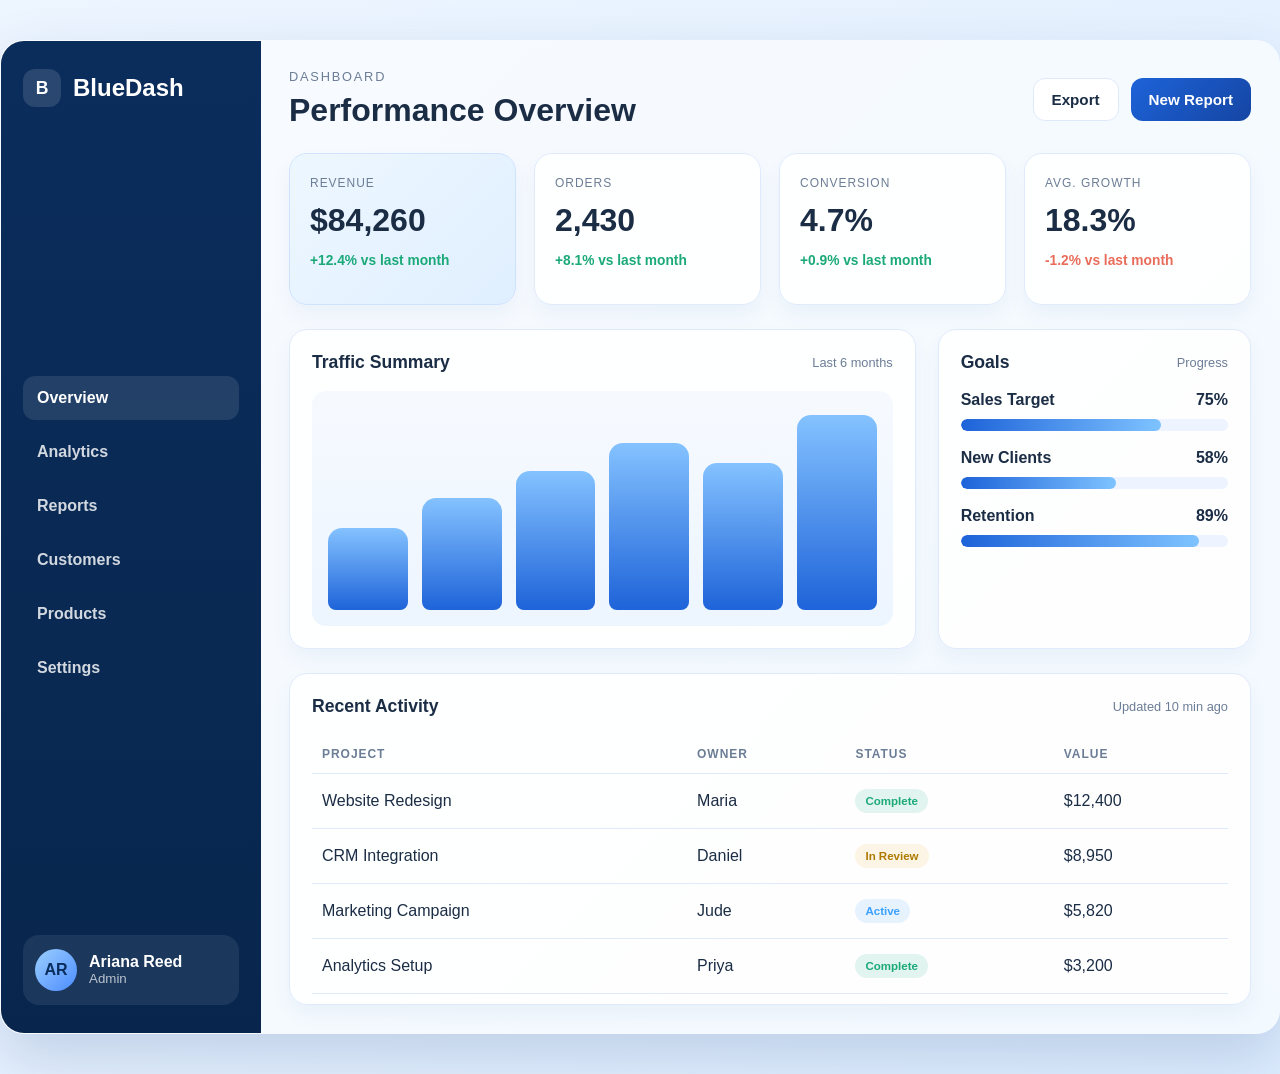
<file: index.html>
<!DOCTYPE html>
<html lang="en">
<head>
    <meta charset="UTF-8" />
    <meta name="viewport" content="width=device-width, initial-scale=1.0" />
    <title>Blue Dashboard</title>
    <link rel="stylesheet" href="styles.css" />
</head>
<body>
    <div class="dashboard">
        <aside class="sidebar">
            <div class="brand">
                <div class="brand-badge">B</div>
                <span>BlueDash</span>
            </div>

            <nav class="nav">
                <a href="#" class="active">Overview</a>
                <a href="#">Analytics</a>
                <a href="#">Reports</a>
                <a href="#">Customers</a>
                <a href="#">Products</a>
                <a href="#">Settings</a>
            </nav>

            <div class="user-card">
                <div class="avatar">AR</div>
                <div>
                    <strong>Ariana Reed</strong>
                    <small>Admin</small>
                </div>
            </div>
        </aside>

        <main class="main-content">
            <header class="topbar">
                <div>
                    <p class="eyebrow">Dashboard</p>
                    <h1>Performance Overview</h1>
                </div>

                <div class="actions">
                    <button class="btn btn-light">Export</button>
                    <button class="btn btn-primary">New Report</button>
                </div>
            </header>

            <section class="stats-grid">
                <article class="stat-card highlight">
                    <span class="label">Revenue</span>
                    <h2>$84,260</h2>
                    <p class="trend up">+12.4% vs last month</p>
                </article>

                <article class="stat-card">
                    <span class="label">Orders</span>
                    <h2>2,430</h2>
                    <p class="trend up">+8.1% vs last month</p>
                </article>

                <article class="stat-card">
                    <span class="label">Conversion</span>
                    <h2>4.7%</h2>
                    <p class="trend up">+0.9% vs last month</p>
                </article>

                <article class="stat-card">
                    <span class="label">Avg. Growth</span>
                    <h2>18.3%</h2>
                    <p class="trend down">-1.2% vs last month</p>
                </article>
            </section>

            <section class="content-grid">
                <div class="panel chart-panel">
                    <div class="panel-header">
                        <h3>Traffic Summary</h3>
                        <span>Last 6 months</span>
                    </div>

                    <div class="chart">
                        <div class="bars">
                            <span style="height: 40%"></span>
                            <span style="height: 55%"></span>
                            <span style="height: 68%"></span>
                            <span style="height: 82%"></span>
                            <span style="height: 72%"></span>
                            <span style="height: 96%"></span>
                        </div>
                    </div>
                </div>

                <div class="panel">
                    <div class="panel-header">
                        <h3>Goals</h3>
                        <span>Progress</span>
                    </div>

                    <div class="goal">
                        <div class="goal-row">
                            <label>Sales Target</label>
                            <strong>75%</strong>
                        </div>
                        <div class="progress"><span style="width: 75%"></span></div>
                    </div>

                    <div class="goal">
                        <div class="goal-row">
                            <label>New Clients</label>
                            <strong>58%</strong>
                        </div>
                        <div class="progress"><span style="width: 58%"></span></div>
                    </div>

                    <div class="goal">
                        <div class="goal-row">
                            <label>Retention</label>
                            <strong>89%</strong>
                        </div>
                        <div class="progress"><span style="width: 89%"></span></div>
                    </div>
                </div>
            </section>

            <section class="panel table-panel">
                <div class="panel-header">
                    <h3>Recent Activity</h3>
                    <span>Updated 10 min ago</span>
                </div>

                <table>
                    <thead>
                        <tr>
                            <th>Project</th>
                            <th>Owner</th>
                            <th>Status</th>
                            <th>Value</th>
                        </tr>
                    </thead>
                    <tbody>
                        <tr>
                            <td>Website Redesign</td>
                            <td>Maria</td>
                            <td><span class="badge success">Complete</span></td>
                            <td>$12,400</td>
                        </tr>
                        <tr>
                            <td>CRM Integration</td>
                            <td>Daniel</td>
                            <td><span class="badge warning">In Review</span></td>
                            <td>$8,950</td>
                        </tr>
                        <tr>
                            <td>Marketing Campaign</td>
                            <td>Jude</td>
                            <td><span class="badge info">Active</span></td>
                            <td>$5,820</td>
                        </tr>
                        <tr>
                            <td>Analytics Setup</td>
                            <td>Priya</td>
                            <td><span class="badge success">Complete</span></td>
                            <td>$3,200</td>
                        </tr>
                    </tbody>
                </table>
            </section>
        </main>
    </div>
</body>
</html>
</file>
<file: styles.css>
:root {
    --bg: #eaf3ff;
    --sidebar: #0b2d5c;
    --sidebar-dark: #08264d;
    --primary: #1d63d9;
    --primary-dark: #1545a3;
    --card: #ffffff;
    --muted: #6c7d96;
    --text: #1b2d45;
    --line: #dfeafc;
    --success: #1ba978;
    --warning: #f0b742;
    --info: #3ca0ff;
    --danger: #e96c5a;
}

* {
    box-sizing: border-box;
}

body {
    margin: 0;
    font-family: Arial, Helvetica, sans-serif;
    background: linear-gradient(135deg, #edf5ff 0%, #dfeeff 100%);
    color: var(--text);
}

.dashboard {
    max-width: 1400px;
    margin: 40px auto;
    min-height: 900px;
    display: grid;
    grid-template-columns: 260px 1fr;
    background: rgba(255, 255, 255, 0.35);
    border: 1px solid rgba(255, 255, 255, 0.45);
    border-radius: 24px;
    overflow: hidden;
    box-shadow: 0 25px 60px rgba(20, 62, 122, 0.18);
}

.sidebar {
    background: linear-gradient(180deg, var(--sidebar) 0%, var(--sidebar-dark) 100%);
    color: white;
    padding: 28px 22px;
    display: flex;
    flex-direction: column;
    justify-content: space-between;
}

.brand {
    display: flex;
    align-items: center;
    gap: 12px;
    font-size: 1.5rem;
    font-weight: 700;
    margin-bottom: 24px;
}

.brand-badge {
    width: 38px;
    height: 38px;
    display: flex;
    align-items: center;
    justify-content: center;
    background: rgba(255, 255, 255, 0.12);
    border-radius: 12px;
    font-size: 1.1rem;
}

.nav {
    display: flex;
    flex-direction: column;
    gap: 10px;
}

.nav a {
    text-decoration: none;
    color: rgba(255, 255, 255, 0.82);
    padding: 13px 14px;
    border-radius: 12px;
    font-weight: 600;
    transition: 0.2s ease;
}

.nav a:hover,
.nav a.active {
    background: rgba(255, 255, 255, 0.1);
    color: white;
}

.user-card {
    display: flex;
    align-items: center;
    gap: 12px;
    background: rgba(255, 255, 255, 0.08);
    border-radius: 16px;
    padding: 14px 12px;
}

.avatar {
    width: 42px;
    height: 42px;
    border-radius: 50%;
    background: linear-gradient(135deg, #9bcfff, #4c8cff);
    color: var(--sidebar);
    display: flex;
    align-items: center;
    justify-content: center;
    font-weight: 700;
}

.user-card strong,
.user-card small {
    display: block;
}

.user-card small {
    color: rgba(255, 255, 255, 0.7);
}

.main-content {
    background: rgba(255, 255, 255, 0.38);
    padding: 28px;
}

.topbar {
    display: flex;
    justify-content: space-between;
    align-items: center;
    margin-bottom: 24px;
}

.eyebrow {
    margin: 0 0 8px;
    font-size: 0.8rem;
    letter-spacing: 0.14em;
    text-transform: uppercase;
    color: var(--muted);
}

h1 {
    margin: 0;
    font-size: clamp(2rem, 2.3vw, 3rem);
}

.actions {
    display: flex;
    gap: 12px;
}

.btn {
    border: none;
    border-radius: 12px;
    padding: 12px 18px;
    font-size: 0.95rem;
    font-weight: 700;
    cursor: pointer;
}

.btn-light {
    background: white;
    color: var(--text);
    border: 1px solid var(--line);
}

.btn-primary {
    background: linear-gradient(135deg, var(--primary) 0%, var(--primary-dark) 100%);
    color: white;
}

.stats-grid {
    display: grid;
    grid-template-columns: repeat(4, minmax(170px, 1fr));
    gap: 18px;
    margin-bottom: 24px;
}

.stat-card {
    background: rgba(255, 255, 255, 0.92);
    border-radius: 18px;
    border: 1px solid var(--line);
    padding: 22px 20px;
    box-shadow: 0 10px 20px rgba(25, 72, 146, 0.05);
}

.highlight {
    background: linear-gradient(135deg, #edf7ff 0%, #e0efff 100%);
    border-color: #cfe3ff;
}

.label {
    display: block;
    color: var(--muted);
    font-size: 0.75rem;
    letter-spacing: 0.08em;
    text-transform: uppercase;
}

.stat-card h2 {
    margin: 12px 0 8px;
    font-size: 2rem;
}

.trend {
    font-size: 0.86rem;
    font-weight: 600;
}

.trend.up {
    color: var(--success);
}

.trend.down {
    color: var(--danger);
}

.content-grid {
    display: grid;
    grid-template-columns: 2fr 1fr;
    gap: 22px;
    margin-bottom: 24px;
}

.panel {
    background: rgba(255, 255, 255, 0.92);
    border-radius: 18px;
    border: 1px solid var(--line);
    padding: 22px;
    box-shadow: 0 10px 20px rgba(25, 72, 146, 0.05);
}

.panel-header {
    display: flex;
    justify-content: space-between;
    align-items: center;
    margin-bottom: 18px;
}

.panel-header h3 {
    margin: 0;
    font-size: 1.1rem;
}

.panel-header span {
    color: var(--muted);
    font-size: 0.8rem;
}

.chart {
    height: 235px;
    display: flex;
    align-items: flex-end;
    background: linear-gradient(180deg, #f6faff 0%, #edf5ff 100%);
    border-radius: 14px;
    padding: 16px;
}

.bars {
    width: 100%;
    height: 100%;
    display: flex;
    align-items: flex-end;
    justify-content: space-between;
    gap: 14px;
}

.bars span {
    flex: 1;
    background: linear-gradient(180deg, #84c2ff 0%, #1e63d9 100%);
    border-radius: 14px 14px 8px 8px;
    min-height: 25%;
}

.goal {
    margin-bottom: 18px;
}

.goal:last-child {
    margin-bottom: 0;
}

.goal-row {
    display: flex;
    justify-content: space-between;
    margin-bottom: 10px;
    font-weight: 600;
}

.progress {
    width: 100%;
    height: 12px;
    background: #edf3ff;
    border-radius: 999px;
    overflow: hidden;
}

.progress span {
    display: block;
    height: 100%;
    background: linear-gradient(90deg, var(--primary) 0%, #7ec3ff 100%);
    border-radius: 999px;
}

.table-panel {
    padding-bottom: 10px;
}

table {
    width: 100%;
    border-collapse: collapse;
}

thead th {
    text-align: left;
    padding: 12px 10px;
    font-size: 0.75rem;
    letter-spacing: 0.08em;
    text-transform: uppercase;
    color: var(--muted);
    border-bottom: 1px solid var(--line);
}

tbody td {
    padding: 15px 10px;
    border-bottom: 1px solid var(--line);
}

.badge {
    display: inline-block;
    border-radius: 999px;
    padding: 6px 10px;
    font-size: 0.72rem;
    font-weight: 700;
}

.badge.success {
    background: rgba(27, 169, 120, 0.12);
    color: var(--success);
}

.badge.warning {
    background: rgba(240, 183, 66, 0.14);
    color: #ae7a00;
}

.badge.info {
    background: rgba(60, 160, 255, 0.12);
    color: var(--info);
}

@media (max-width: 980px) {
    .dashboard {
        grid-template-columns: 1fr;
    }

    .stats-grid {
        grid-template-columns: repeat(2, minmax(160px, 1fr));
    }

    .content-grid {
        grid-template-columns: 1fr;
    }
}

@media (max-width: 640px) {
    .main-content {
        padding: 18px;
    }

    .topbar {
        flex-direction: column;
        align-items: flex-start;
        gap: 16px;
    }

    .stats-grid {
        grid-template-columns: 1fr;
    }

    table {
        display: block;
        overflow-x: auto;
    }
}
</file>
